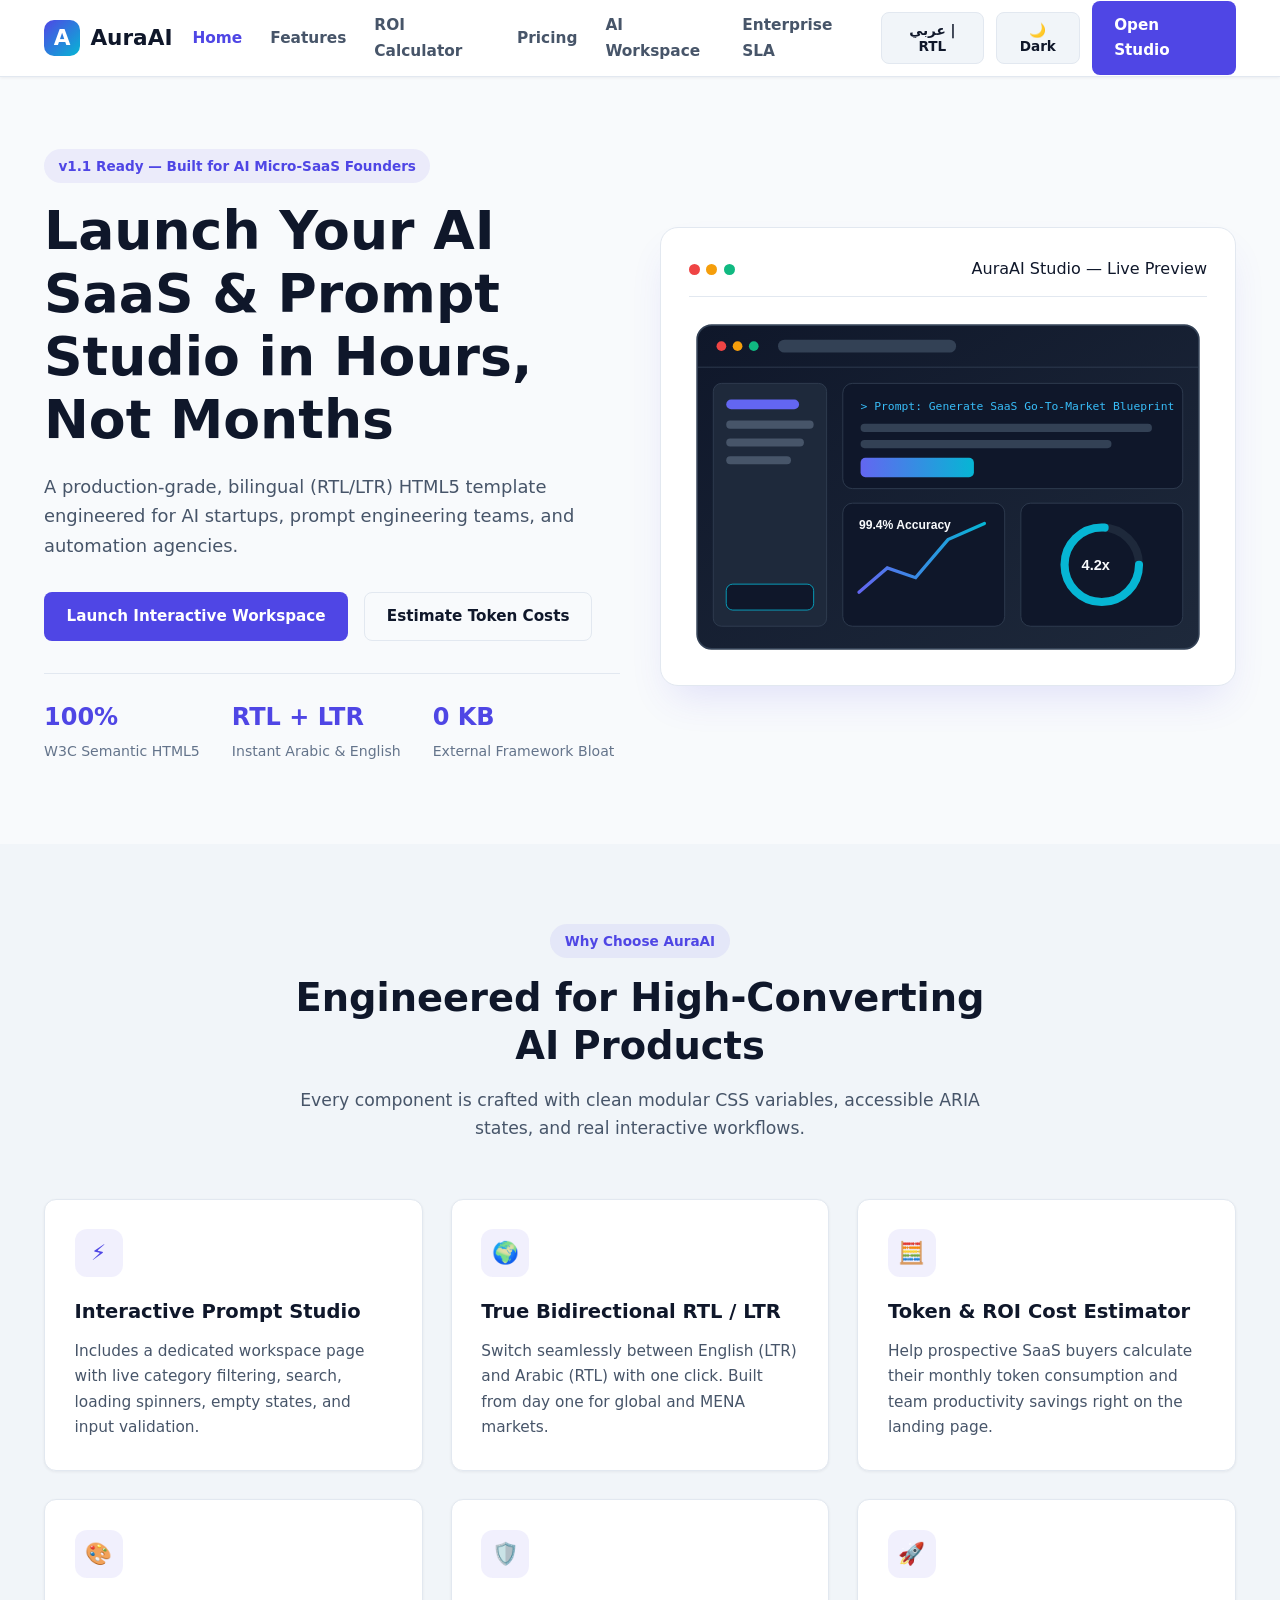
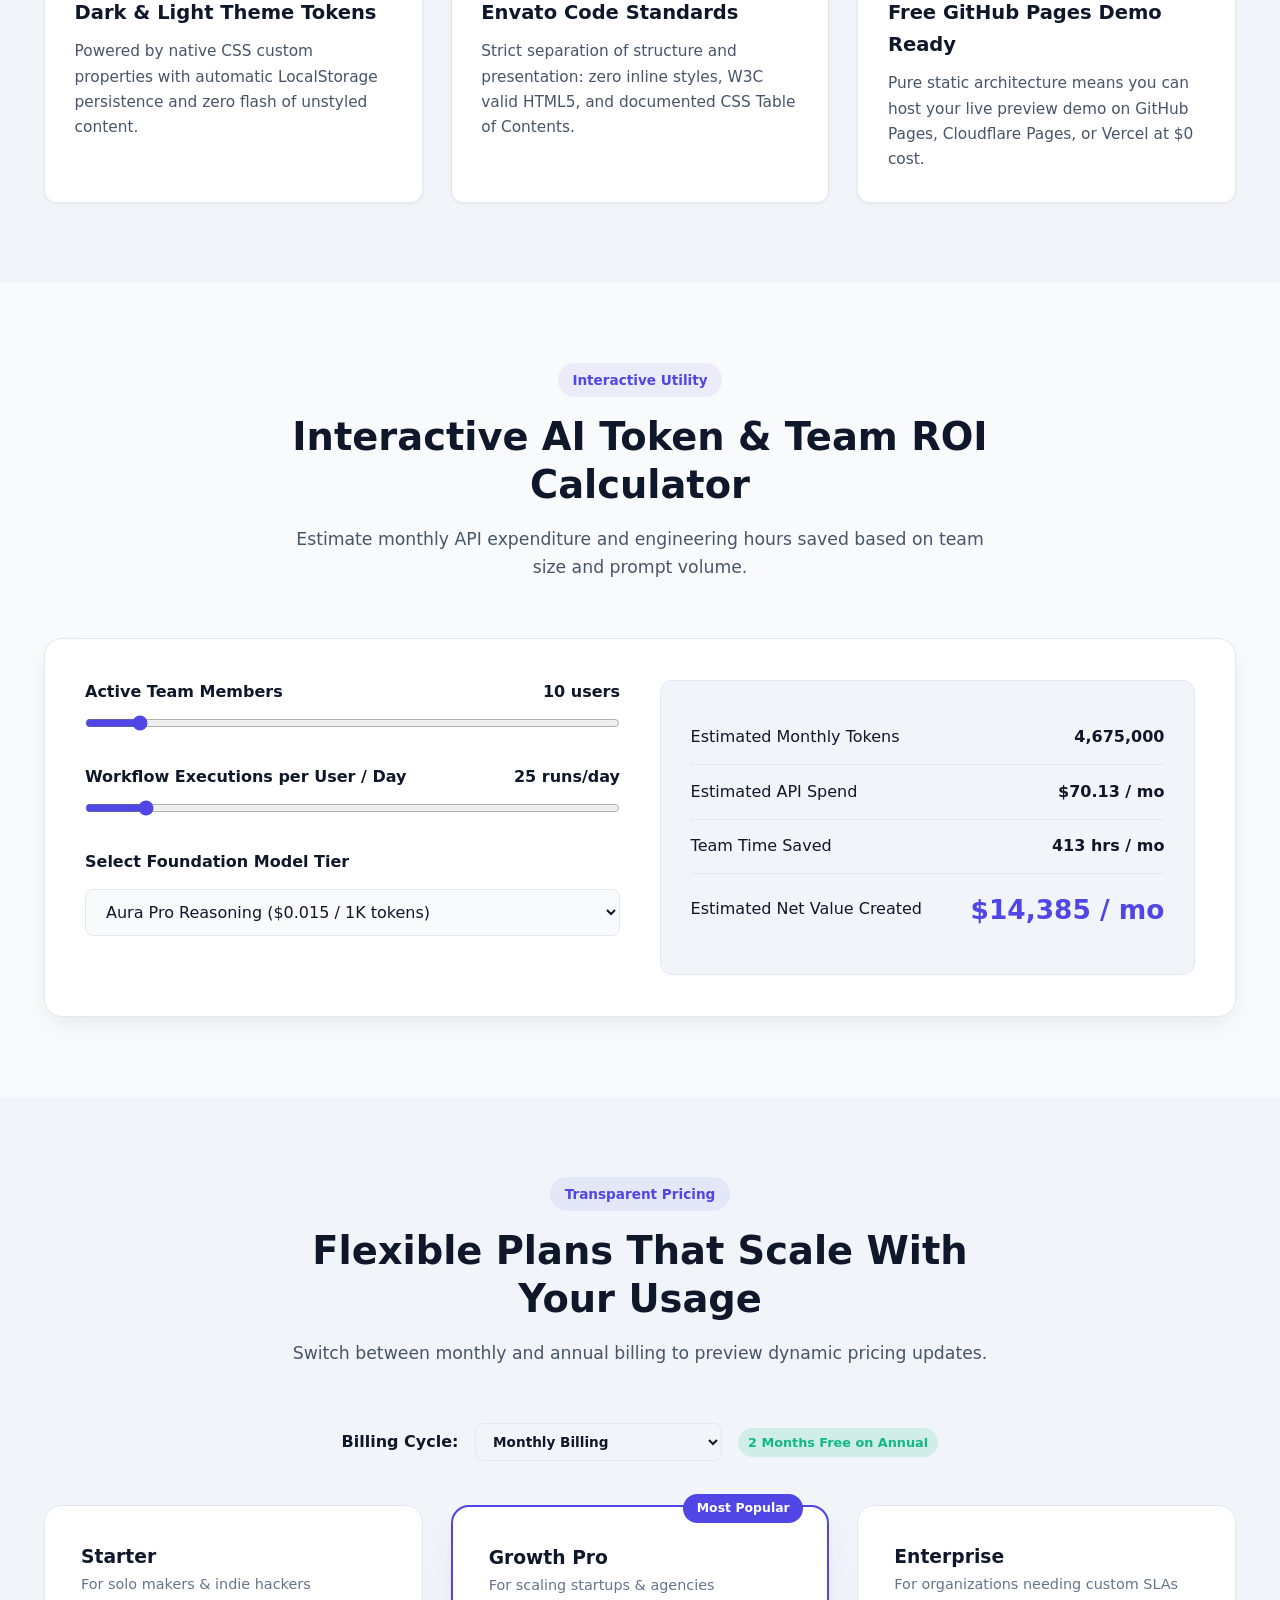
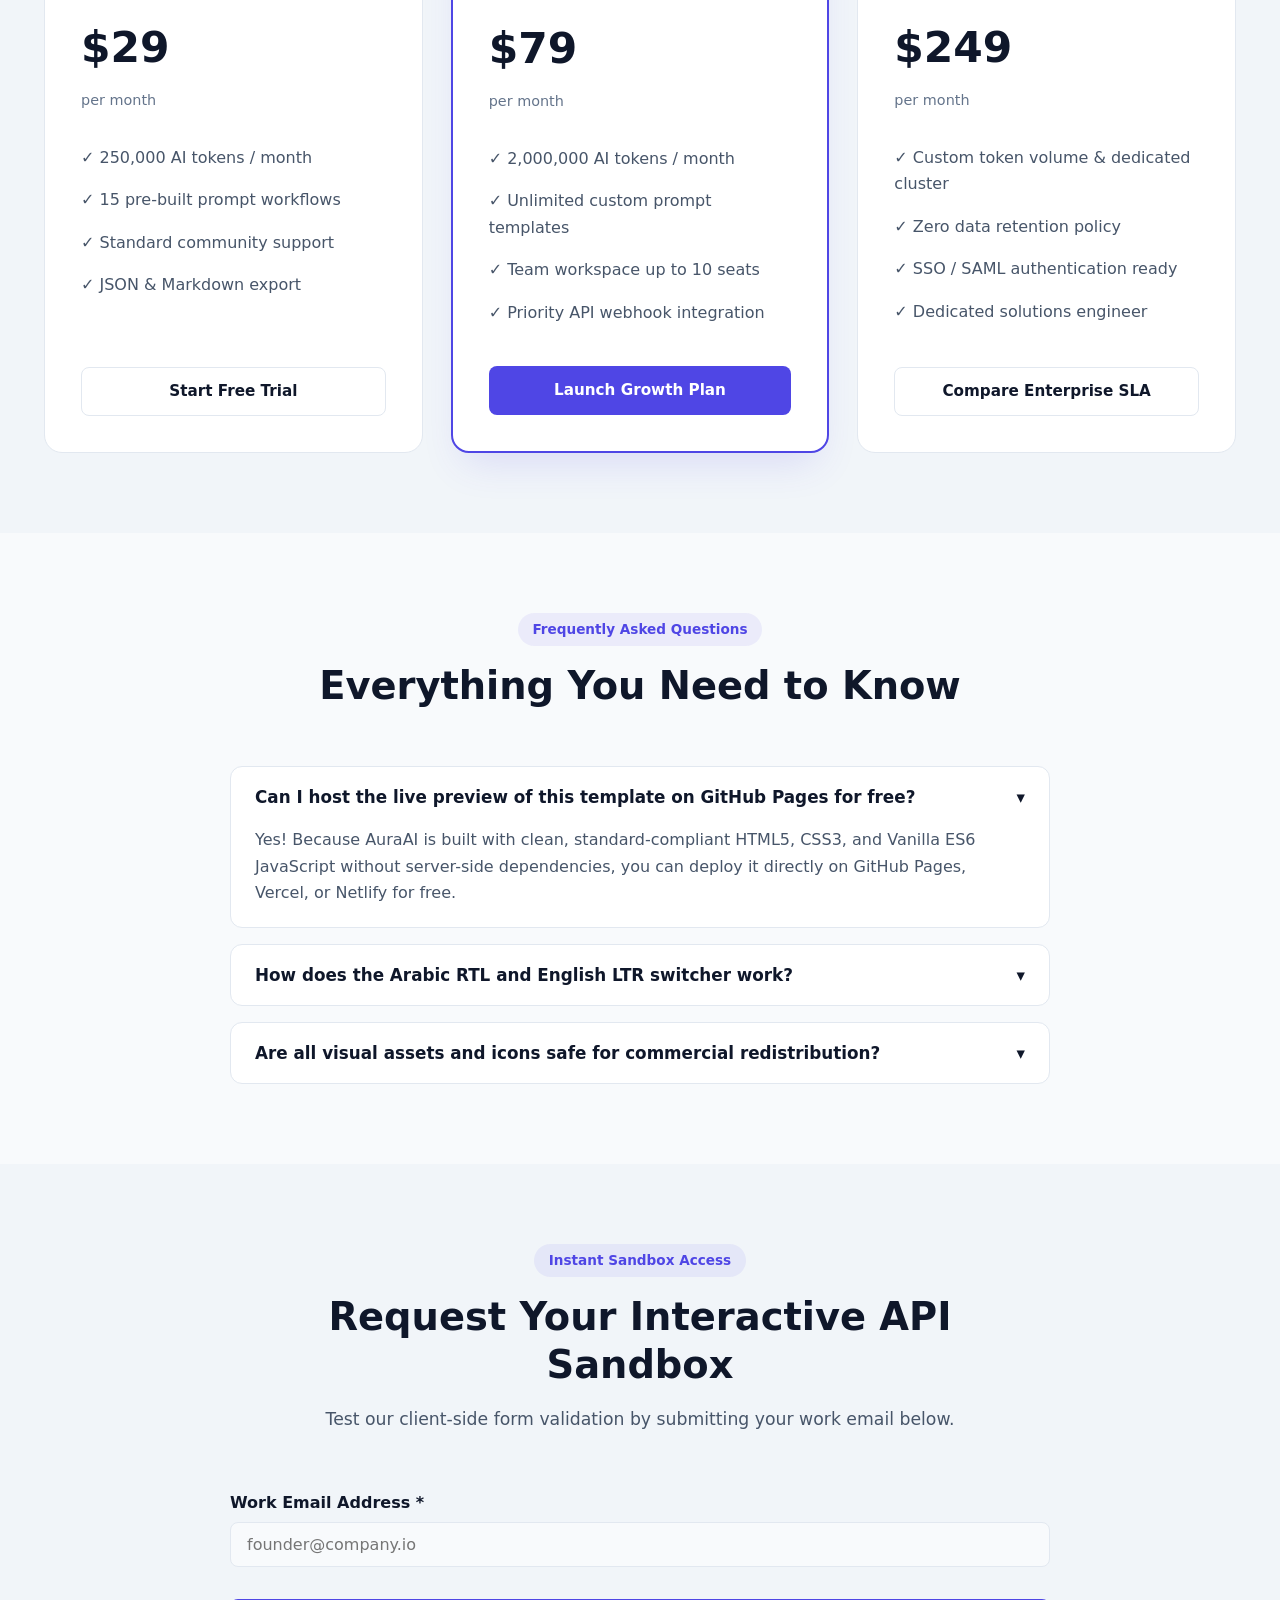
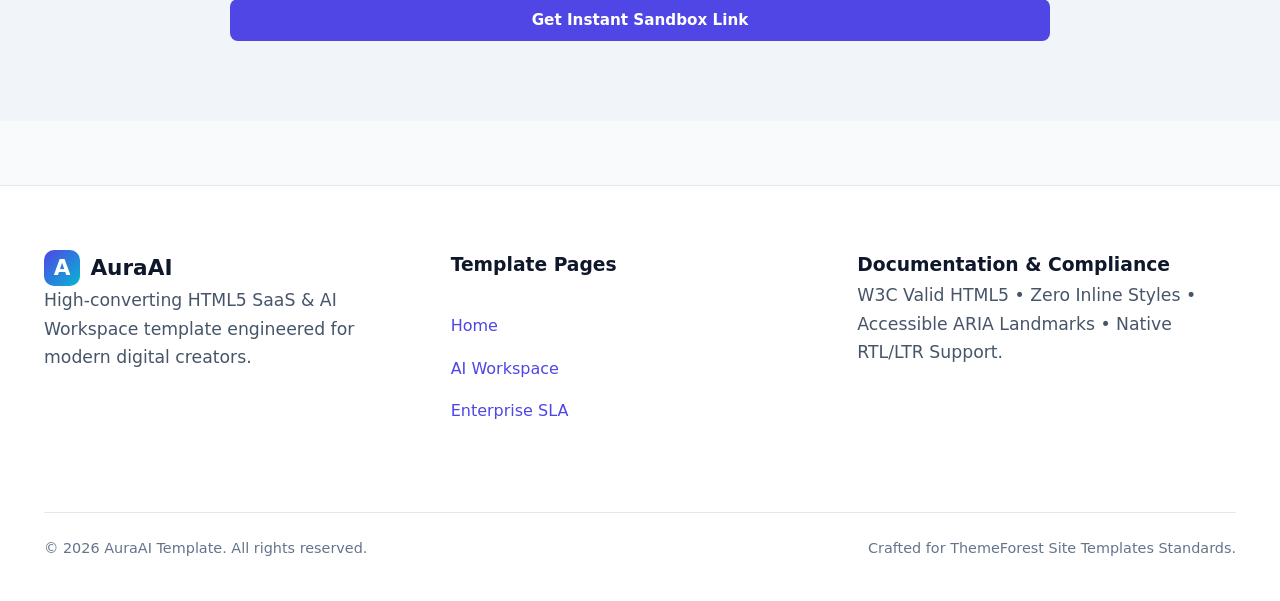
<file: index.html>
<!DOCTYPE html>
<html lang="en" dir="ltr" data-theme="light">
<head>
  <meta charset="UTF-8">
  <meta name="viewport" content="width=device-width, initial-scale=1.0">
  <meta name="description" content="AuraAI - Production-ready HTML5 SaaS Landing Page and Interactive Prompt Engineering Workspace Template with native RTL/LTR and Dark Mode.">
  <title>AuraAI — AI Micro-SaaS &amp; Prompt Studio HTML5 Template</title>
  <link rel="stylesheet" href="assets/css/style.css">
</head>
<body>
  <a href="#main-content" class="skip-link">Skip to main content</a>

  <!-- Header & Navigation -->
  <header class="site-header">
    <div class="container navbar">
      <a href="index.html" class="brand-logo" aria-label="AuraAI Home">
        <span class="brand-logo-mark">A</span>
        <span>AuraAI</span>
      </a>

      <button type="button" id="mobileMenuBtn" class="mobile-menu-toggle" aria-expanded="false" aria-controls="mainNavLinks" aria-label="Toggle navigation menu">
        ☰ Menu
      </button>

      <ul id="mainNavLinks" class="nav-links">
        <li><a href="index.html" class="active" data-i18n="nav_home">Home</a></li>
        <li><a href="#features" data-i18n="nav_features">Features</a></li>
        <li><a href="#calculator" data-i18n="nav_calculator">ROI Calculator</a></li>
        <li><a href="#pricing" data-i18n="nav_pricing">Pricing</a></li>
        <li><a href="workspace.html" data-i18n="nav_workspace">AI Workspace</a></li>
        <li><a href="pricing-comparison.html" data-i18n="nav_Enterprise">Enterprise SLA</a></li>
      </ul>

      <div class="nav-actions">
        <button type="button" id="langToggleBtn" class="btn-icon" aria-label="Switch Language RTL or LTR">عربي | RTL</button>
        <button type="button" id="themeToggleBtn" class="btn-icon" aria-label="Switch color theme">🌙 Dark</button>
        <a href="workspace.html" class="btn btn-primary" data-i18n="btn_launch">Open Studio</a>
      </div>
    </div>
  </header>

  <main id="main-content">
    <!-- Hero Section -->
    <section class="hero-section">
      <div class="container grid-2">
        <div>
          <span class="section-badge" data-i18n="hero_badge">v1.1 Ready — Built for AI Micro-SaaS Founders</span>
          <h1 class="hero-title" data-i18n="hero_title">Launch Your AI SaaS &amp; Prompt Studio in Hours, Not Months</h1>
          <p class="hero-description" data-i18n="hero_desc">
            A production-grade, bilingual (RTL/LTR) HTML5 template engineered for AI startups, prompt engineering teams, and automation agencies.
          </p>
          <div class="hero-cta-group">
            <a href="workspace.html" class="btn btn-primary" data-i18n="btn_try_workspace">Launch Interactive Workspace</a>
            <a href="#calculator" class="btn btn-outline" data-i18n="btn_calc_roi">Estimate Token Costs</a>
          </div>
          <div class="hero-metrics">
            <div class="metric-item">
              <strong>100%</strong>
              <span data-i18n="metric_1_sub">W3C Semantic HTML5</span>
            </div>
            <div class="metric-item">
              <strong>RTL + LTR</strong>
              <span data-i18n="metric_2_sub">Instant Arabic &amp; English</span>
            </div>
            <div class="metric-item">
              <strong>0 KB</strong>
              <span data-i18n="metric_3_sub">External Framework Bloat</span>
            </div>
          </div>
        </div>

        <div class="quick-demo-card">
          <div class="quick-demo-header">
            <div class="status-dot-group" aria-hidden="true">
              <span class="status-dot red"></span>
              <span class="status-dot amber"></span>
              <span class="status-dot green"></span>
            </div>
            <span data-i18n="demo_live_label">AuraAI Studio — Live Preview</span>
          </div>
          <img src="assets/images/hero-dashboard.svg" alt="AuraAI interactive analytics and prompt studio dashboard illustration" width="640" height="420">
        </div>
      </div>
    </section>

    <!-- Core Features Grid -->
    <section id="features" class="section section-alt">
      <div class="container">
        <div class="section-header">
          <span class="section-badge" data-i18n="feat_badge">Why Choose AuraAI</span>
          <h2 class="section-title" data-i18n="feat_title">Engineered for High-Converting AI Products</h2>
          <p class="section-subtitle" data-i18n="feat_subtitle">Every component is crafted with clean modular CSS variables, accessible ARIA states, and real interactive workflows.</p>
        </div>

        <div class="grid-3">
          <article class="feature-card">
            <div class="feature-icon" aria-hidden="true">⚡</div>
            <h3 data-i18n="feat_1_title">Interactive Prompt Studio</h3>
            <p data-i18n="feat_1_desc">Includes a dedicated workspace page with live category filtering, search, loading spinners, empty states, and input validation.</p>
          </article>

          <article class="feature-card">
            <div class="feature-icon" aria-hidden="true">🌍</div>
            <h3 data-i18n="feat_2_title">True Bidirectional RTL / LTR</h3>
            <p data-i18n="feat_2_desc">Switch seamlessly between English (LTR) and Arabic (RTL) with one click. Built from day one for global and MENA markets.</p>
          </article>

          <article class="feature-card">
            <div class="feature-icon" aria-hidden="true">🧮</div>
            <h3 data-i18n="feat_3_title">Token &amp; ROI Cost Estimator</h3>
            <p data-i18n="feat_3_desc">Help prospective SaaS buyers calculate their monthly token consumption and team productivity savings right on the landing page.</p>
          </article>

          <article class="feature-card">
            <div class="feature-icon" aria-hidden="true">🎨</div>
            <h3 data-i18n="feat_4_title">Dark &amp; Light Theme Tokens</h3>
            <p data-i18n="feat_4_desc">Powered by native CSS custom properties with automatic LocalStorage persistence and zero flash of unstyled content.</p>
          </article>

          <article class="feature-card">
            <div class="feature-icon" aria-hidden="true">🛡️</div>
            <h3 data-i18n="feat_5_title">Envato Code Standards</h3>
            <p data-i18n="feat_5_desc">Strict separation of structure and presentation: zero inline styles, W3C valid HTML5, and documented CSS Table of Contents.</p>
          </article>

          <article class="feature-card">
            <div class="feature-icon" aria-hidden="true">🚀</div>
            <h3 data-i18n="feat_6_title">Free GitHub Pages Demo Ready</h3>
            <p data-i18n="feat_6_desc">Pure static architecture means you can host your live preview demo on GitHub Pages, Cloudflare Pages, or Vercel at $0 cost.</p>
          </article>
        </div>
      </div>
    </section>

    <!-- Interactive AI Token & ROI Calculator -->
    <section id="calculator" class="section">
      <div class="container">
        <div class="section-header">
          <span class="section-badge" data-i18n="calc_badge">Interactive Utility</span>
          <h2 class="section-title" data-i18n="calc_title">Interactive AI Token &amp; Team ROI Calculator</h2>
          <p class="section-subtitle" data-i18n="calc_subtitle">Estimate monthly API expenditure and engineering hours saved based on team size and prompt volume.</p>
        </div>

        <div class="calculator-wrapper grid-2">
          <div>
            <div class="calc-control-group">
              <label for="calcTeamSize">
                <span data-i18n="calc_team_label">Active Team Members</span>
                <span id="teamSizeVal">10 users</span>
              </label>
              <input type="range" id="calcTeamSize" class="range-slider" min="1" max="100" value="10">
            </div>

            <div class="calc-control-group">
              <label for="calcPromptsPerDay">
                <span data-i18n="calc_runs_label">Workflow Executions per User / Day</span>
                <span id="promptsDayVal">25 runs/day</span>
              </label>
              <input type="range" id="calcPromptsPerDay" class="range-slider" min="5" max="200" step="5" value="25">
            </div>

            <div class="calc-control-group">
              <label for="calcModelSelect" data-i18n="calc_model_label">Select Foundation Model Tier</label>
              <select id="calcModelSelect" class="form-control">
                <option value="0.005">Aura Fast Tier ($0.005 / 1K tokens)</option>
                <option value="0.015" selected>Aura Pro Reasoning ($0.015 / 1K tokens)</option>
                <option value="0.030">Aura Enterprise Dedicated ($0.030 / 1K tokens)</option>
              </select>
            </div>
          </div>

          <div class="calc-results-box" aria-live="polite">
            <div class="calc-result-row">
              <span data-i18n="calc_res_tokens">Estimated Monthly Tokens</span>
              <strong id="resMonthlyTokens">4,675,000</strong>
            </div>
            <div class="calc-result-row">
              <span data-i18n="calc_res_spend">Estimated API Spend</span>
              <strong id="resApiCost">$70.13 / mo</strong>
            </div>
            <div class="calc-result-row">
              <span data-i18n="calc_res_hours">Team Time Saved</span>
              <strong id="resHoursSaved">413 hrs / mo</strong>
            </div>
            <div class="calc-result-row">
              <span data-i18n="calc_res_roi">Estimated Net Value Created</span>
              <strong id="resNetRoi" class="calc-highlight-number">$14,385 / mo</strong>
            </div>
          </div>
        </div>
      </div>
    </section>

    <!-- Pricing Section -->
    <section id="pricing" class="section section-alt">
      <div class="container">
        <div class="section-header">
          <span class="section-badge" data-i18n="price_badge">Transparent Pricing</span>
          <h2 class="section-title" data-i18n="price_title">Flexible Plans That Scale With Your Usage</h2>
          <p class="section-subtitle" data-i18n="price_subtitle">Switch between monthly and annual billing to preview dynamic pricing updates.</p>
        </div>

        <div class="billing-toggle-bar">
          <label for="billingCycleSelect"><strong data-i18n="billing_label">Billing Cycle:</strong></label>
          <select id="billingCycleSelect" class="btn-icon" aria-label="Select billing cycle">
            <option value="monthly">Monthly Billing</option>
            <option value="annual">Annual Billing (Save 20%)</option>
          </select>
          <span class="discount-pill" data-i18n="discount_badge">2 Months Free on Annual</span>
        </div>

        <div class="grid-3">
          <article class="pricing-card">
            <div>
              <h3 data-i18n="plan_starter_name">Starter</h3>
              <p class="price-period" data-i18n="plan_starter_desc">For solo makers &amp; indie hackers</p>
              <div class="price-amount" data-monthly-price="29" data-annual-price="23">$29</div>
              <span class="price-period" data-i18n="per_month">per month</span>
              <ul class="pricing-features">
                <li>✓ 250,000 AI tokens / month</li>
                <li>✓ 15 pre-built prompt workflows</li>
                <li>✓ Standard community support</li>
                <li>✓ JSON &amp; Markdown export</li>
              </ul>
            </div>
            <a href="workspace.html" class="btn btn-outline" data-i18n="btn_start_trial">Start Free Trial</a>
          </article>

          <article class="pricing-card popular">
            <span class="popular-ribbon" data-i18n="plan_pro_ribbon">Most Popular</span>
            <div>
              <h3 data-i18n="plan_pro_name">Growth Pro</h3>
              <p class="price-period" data-i18n="plan_pro_desc">For scaling startups &amp; agencies</p>
              <div class="price-amount" data-monthly-price="79" data-annual-price="63">$79</div>
              <span class="price-period" data-i18n="per_month">per month</span>
              <ul class="pricing-features">
                <li>✓ 2,000,000 AI tokens / month</li>
                <li>✓ Unlimited custom prompt templates</li>
                <li>✓ Team workspace up to 10 seats</li>
                <li>✓ Priority API webhook integration</li>
              </ul>
            </div>
            <a href="workspace.html" class="btn btn-primary" data-i18n="btn_launch_pro">Launch Growth Plan</a>
          </article>

          <article class="pricing-card">
            <div>
              <h3 data-i18n="plan_ent_name">Enterprise</h3>
              <p class="price-period" data-i18n="plan_ent_desc">For organizations needing custom SLAs</p>
              <div class="price-amount" data-monthly-price="249" data-annual-price="199">$249</div>
              <span class="price-period" data-i18n="per_month">per month</span>
              <ul class="pricing-features">
                <li>✓ Custom token volume &amp; dedicated cluster</li>
                <li>✓ Zero data retention policy</li>
                <li>✓ SSO / SAML authentication ready</li>
                <li>✓ Dedicated solutions engineer</li>
              </ul>
            </div>
            <a href="pricing-comparison.html" class="btn btn-outline" data-i18n="btn_compare_sla">Compare Enterprise SLA</a>
          </article>
        </div>
      </div>
    </section>

    <!-- FAQ Section -->
    <section id="faq" class="section">
      <div class="container">
        <div class="section-header">
          <span class="section-badge" data-i18n="faq_badge">Frequently Asked Questions</span>
          <h2 class="section-title" data-i18n="faq_title">Everything You Need to Know</h2>
        </div>

        <div class="faq-list">
          <div class="faq-item open">
            <button type="button" class="faq-trigger" aria-expanded="true">
              <span data-i18n="faq_q1">Can I host the live preview of this template on GitHub Pages for free?</span>
              <span>▾</span>
            </button>
            <div class="faq-content">
              <p data-i18n="faq_a1">Yes! Because AuraAI is built with clean, standard-compliant HTML5, CSS3, and Vanilla ES6 JavaScript without server-side dependencies, you can deploy it directly on GitHub Pages, Vercel, or Netlify for free.</p>
            </div>
          </div>

          <div class="faq-item">
            <button type="button" class="faq-trigger" aria-expanded="false">
              <span data-i18n="faq_q2">How does the Arabic RTL and English LTR switcher work?</span>
              <span>▾</span>
            </button>
            <div class="faq-content">
              <p data-i18n="faq_a2">Clicking the language button updates the document dir and lang attributes dynamically, translates tagged interface strings, and saves the user preference in LocalStorage.</p>
            </div>
          </div>

          <div class="faq-item">
            <button type="button" class="faq-trigger" aria-expanded="false">
              <span data-i18n="faq_q3">Are all visual assets and icons safe for commercial redistribution?</span>
              <span>▾</span>
            </button>
            <div class="faq-content">
              <p data-i18n="faq_a3">Absolutely. All SVG graphics and UI icons included in the package are 100% custom-authored specifically for this template, requiring no external attribution or paid stock licenses.</p>
            </div>
          </div>
        </div>
      </div>
    </section>

    <!-- Lead Capture & Sandbox CTA -->
    <section class="section section-alt">
      <div class="container">
        <div class="section-header">
          <span class="section-badge" data-i18n="lead_badge">Instant Sandbox Access</span>
          <h2 class="section-title" data-i18n="lead_title">Request Your Interactive API Sandbox</h2>
          <p class="section-subtitle" data-i18n="lead_subtitle">Test our client-side form validation by submitting your work email below.</p>
        </div>

        <form id="leadCaptureForm" class="faq-list" novalidate>
          <div>
            <label for="leadEmailInput"><strong data-i18n="lead_email_label">Work Email Address *</strong></label>
            <input type="email" id="leadEmailInput" class="form-control" placeholder="founder@company.io" required>
          </div>
          <button type="submit" class="btn btn-primary" data-i18n="lead_btn">Get Instant Sandbox Link</button>
          <div id="leadFormFeedback" class="ui-state-box hidden" role="status" aria-live="polite"></div>
        </form>
      </div>
    </section>
  </main>

  <!-- Footer -->
  <footer class="site-footer">
    <div class="container">
      <div class="grid-3">
        <div>
          <a href="index.html" class="brand-logo">
            <span class="brand-logo-mark">A</span>
            <span>AuraAI</span>
          </a>
          <p class="section-subtitle">High-converting HTML5 SaaS &amp; AI Workspace template engineered for modern digital creators.</p>
        </div>
        <div>
          <h3>Template Pages</h3>
          <ul class="pricing-features">
            <li><a href="index.html" data-i18n="nav_home">Home</a></li>
            <li><a href="workspace.html" data-i18n="nav_workspace">AI Workspace</a></li>
            <li><a href="pricing-comparison.html" data-i18n="nav_Enterprise">Enterprise SLA</a></li>
          </ul>
        </div>
        <div>
          <h3>Documentation &amp; Compliance</h3>
          <p class="section-subtitle">W3C Valid HTML5 • Zero Inline Styles • Accessible ARIA Landmarks • Native RTL/LTR Support.</p>
        </div>
      </div>

      <div class="footer-bottom">
        <span>&copy; 2026 AuraAI Template. All rights reserved.</span>
        <span>Crafted for ThemeForest Site Templates Standards.</span>
      </div>
    </div>
  </footer>

  <script src="assets/js/app.js"></script>
</body>
</html>
</file>
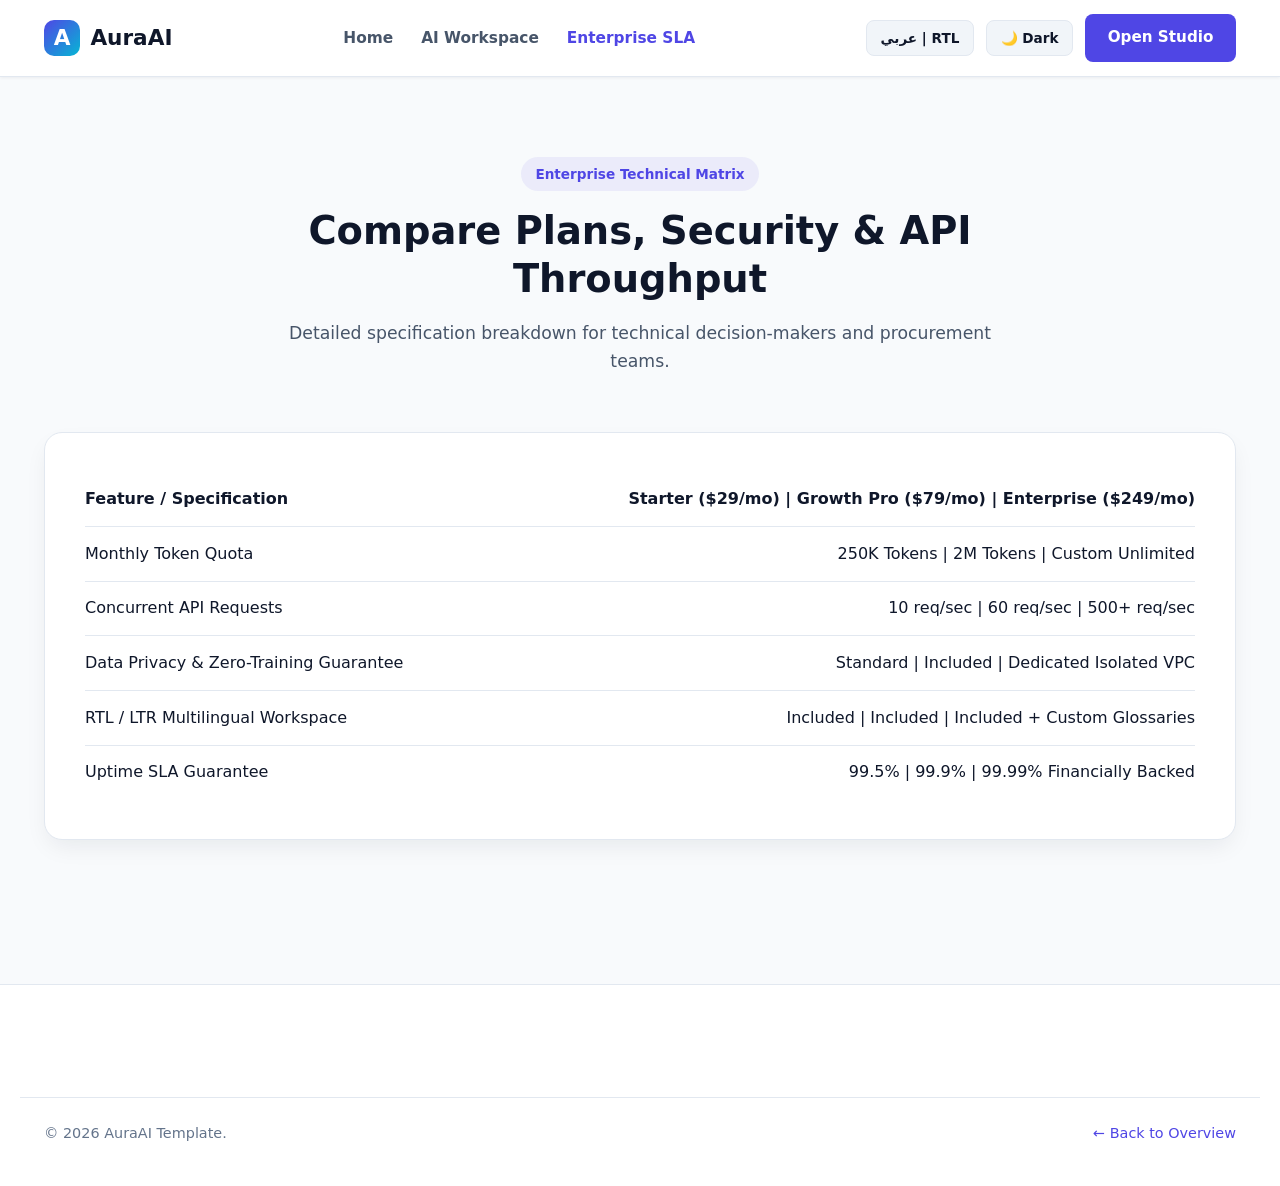
<file: pricing-comparison.html>
<!DOCTYPE html>
<html lang="en" dir="ltr" data-theme="light">
<head>
  <meta charset="UTF-8">
  <meta name="viewport" content="width=device-width, initial-scale=1.0">
  <meta name="description" content="AuraAI Enterprise Architecture, SLA Comparison Matrix, and Security Compliance.">
  <title>Enterprise SLA &amp; Architecture Comparison — AuraAI Template</title>
  <link rel="stylesheet" href="assets/css/style.css">
</head>
<body>
  <a href="#comparison-main" class="skip-link">Skip to comparison matrix</a>

  <header class="site-header">
    <div class="container navbar">
      <a href="index.html" class="brand-logo" aria-label="AuraAI Home">
        <span class="brand-logo-mark">A</span>
        <span>AuraAI</span>
      </a>

      <button type="button" id="mobileMenuBtn" class="mobile-menu-toggle" aria-expanded="false" aria-controls="mainNavLinks" aria-label="Toggle navigation menu">
        ☰ Menu
      </button>

      <ul id="mainNavLinks" class="nav-links">
        <li><a href="index.html" data-i18n="nav_home">Home</a></li>
        <li><a href="workspace.html" data-i18n="nav_workspace">AI Workspace</a></li>
        <li><a href="pricing-comparison.html" class="active" data-i18n="nav_Enterprise">Enterprise SLA</a></li>
      </ul>

      <div class="nav-actions">
        <button type="button" id="langToggleBtn" class="btn-icon" aria-label="Switch Language RTL or LTR">عربي | RTL</button>
        <button type="button" id="themeToggleBtn" class="btn-icon" aria-label="Switch color theme">🌙 Dark</button>
        <a href="workspace.html" class="btn btn-primary" data-i18n="btn_launch">Open Studio</a>
      </div>
    </div>
  </header>

  <main id="comparison-main" class="section">
    <div class="container">
      <div class="section-header">
        <span class="section-badge" data-i18n="sla_badge">Enterprise Technical Matrix</span>
        <h1 class="section-title" data-i18n="sla_title">Compare Plans, Security &amp; API Throughput</h1>
        <p class="section-subtitle" data-i18n="sla_subtitle">Detailed specification breakdown for technical decision-makers and procurement teams.</p>
      </div>

      <div class="calculator-wrapper">
        <div class="calc-result-row">
          <strong>Feature / Specification</strong>
          <strong>Starter ($29/mo) | Growth Pro ($79/mo) | Enterprise ($249/mo)</strong>
        </div>
        <div class="calc-result-row">
          <span>Monthly Token Quota</span>
          <span>250K Tokens | 2M Tokens | Custom Unlimited</span>
        </div>
        <div class="calc-result-row">
          <span>Concurrent API Requests</span>
          <span>10 req/sec | 60 req/sec | 500+ req/sec</span>
        </div>
        <div class="calc-result-row">
          <span>Data Privacy &amp; Zero-Training Guarantee</span>
          <span>Standard | Included | Dedicated Isolated VPC</span>
        </div>
        <div class="calc-result-row">
          <span>RTL / LTR Multilingual Workspace</span>
          <span>Included | Included | Included + Custom Glossaries</span>
        </div>
        <div class="calc-result-row">
          <span>Uptime SLA Guarantee</span>
          <span>99.5% | 99.9% | 99.99% Financially Backed</span>
        </div>
      </div>
    </div>
  </main>

  <footer class="site-footer">
    <div class="container footer-bottom">
      <span>&copy; 2026 AuraAI Template.</span>
      <a href="index.html">← Back to Overview</a>
    </div>
  </footer>

  <script src="assets/js/app.js"></script>
</body>
</html>
</file>
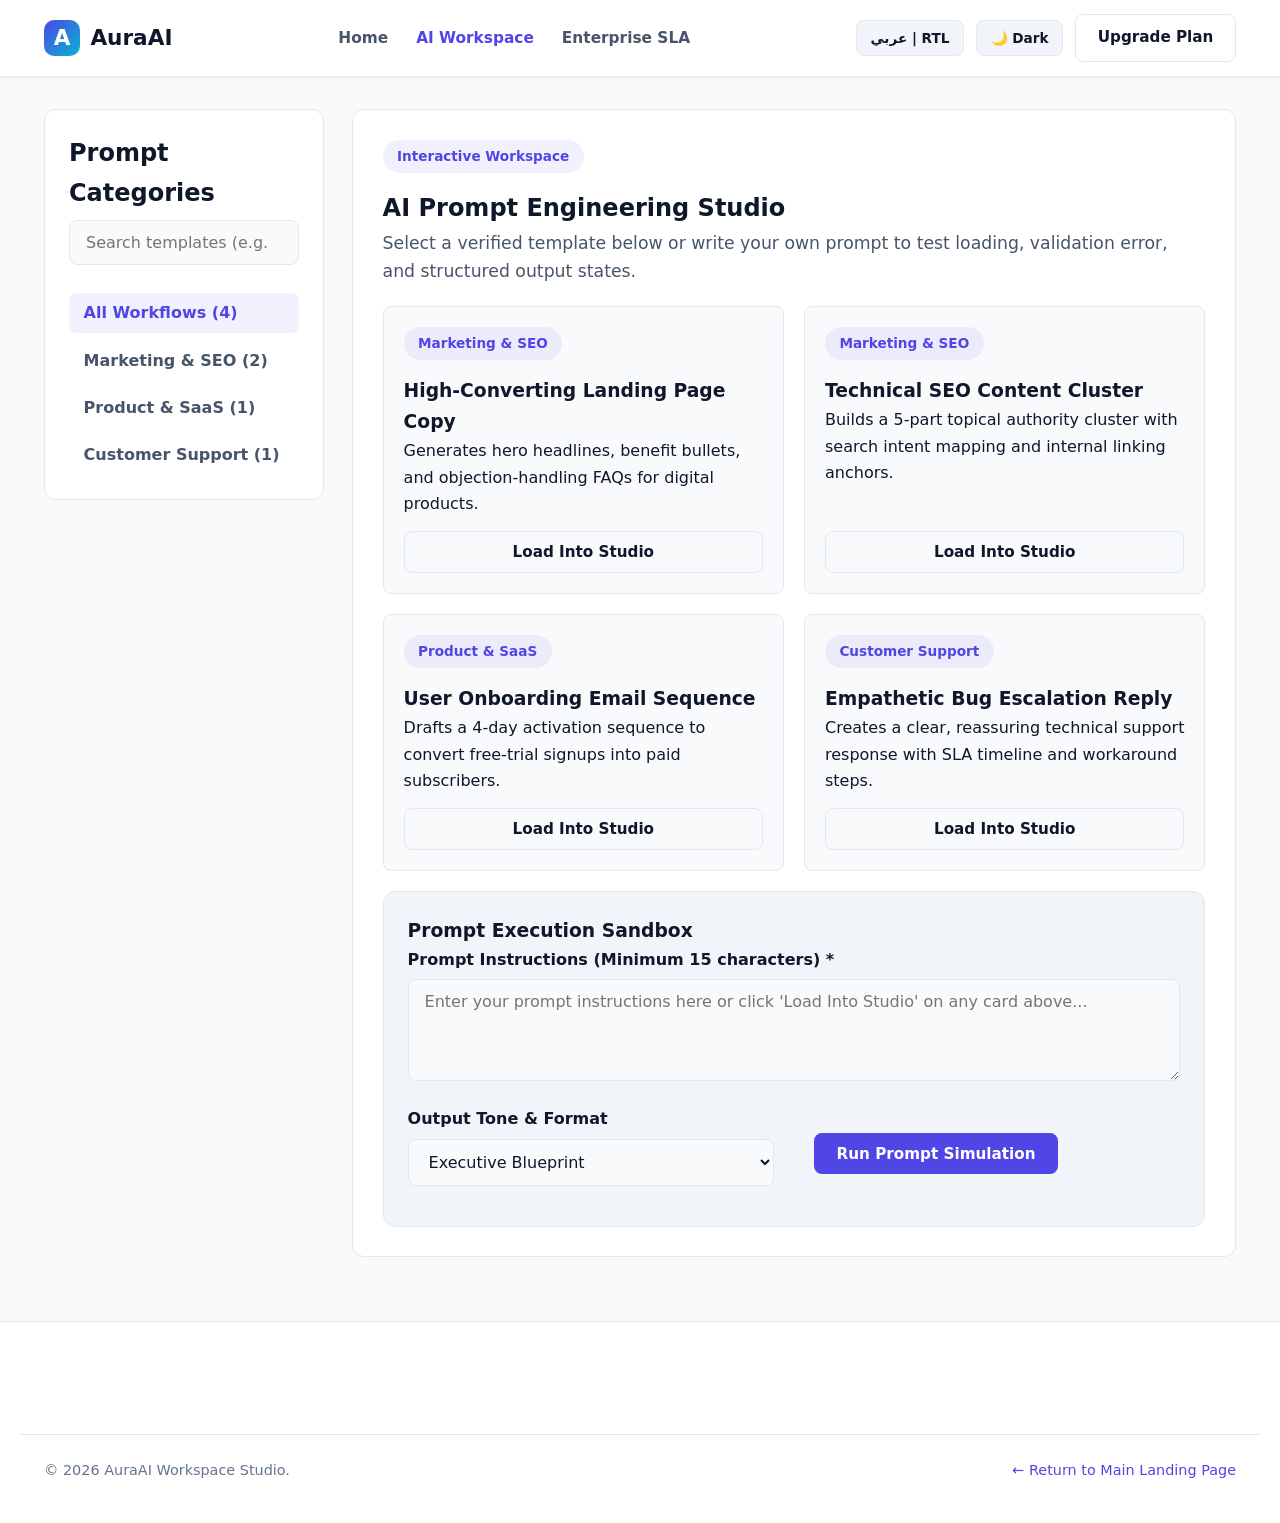
<file: workspace.html>
<!DOCTYPE html>
<html lang="en" dir="ltr" data-theme="light">
<head>
  <meta charset="UTF-8">
  <meta name="viewport" content="width=device-width, initial-scale=1.0">
  <meta name="description" content="AuraAI Interactive Prompt Engineering Studio and Workspace Dashboard.">
  <title>AI Prompt Studio &amp; Workspace — AuraAI Template</title>
  <link rel="stylesheet" href="assets/css/style.css">
</head>
<body>
  <a href="#workspace-main" class="skip-link">Skip to workspace</a>

  <header class="site-header">
    <div class="container navbar">
      <a href="index.html" class="brand-logo" aria-label="AuraAI Home">
        <span class="brand-logo-mark">A</span>
        <span>AuraAI</span>
      </a>

      <button type="button" id="mobileMenuBtn" class="mobile-menu-toggle" aria-expanded="false" aria-controls="mainNavLinks" aria-label="Toggle navigation menu">
        ☰ Menu
      </button>

      <ul id="mainNavLinks" class="nav-links">
        <li><a href="index.html" data-i18n="nav_home">Home</a></li>
        <li><a href="workspace.html" class="active" data-i18n="nav_workspace">AI Workspace</a></li>
        <li><a href="pricing-comparison.html" data-i18n="nav_Enterprise">Enterprise SLA</a></li>
      </ul>

      <div class="nav-actions">
        <button type="button" id="langToggleBtn" class="btn-icon" aria-label="Switch Language RTL or LTR">عربي | RTL</button>
        <button type="button" id="themeToggleBtn" class="btn-icon" aria-label="Switch color theme">🌙 Dark</button>
        <a href="index.html#pricing" class="btn btn-outline" data-i18n="btn_upgrade">Upgrade Plan</a>
      </div>
    </div>
  </header>

  <main id="workspace-main" class="container">
    <div class="workspace-layout">
      <!-- Sidebar Filter & Navigation -->
      <aside class="workspace-sidebar" aria-label="Prompt Library Filters">
        <h2 data-i18n="ws_sidebar_title">Prompt Categories</h2>
        <label for="promptSearchInput" class="sr-only">Search Prompt Templates</label>
        <input type="search" id="promptSearchInput" class="form-control" placeholder="Search templates (e.g. SEO)...">

        <ul class="category-filter-list">
          <li><button type="button" class="filter-btn active" data-category="all" data-i18n="ws_cat_all">All Workflows (4)</button></li>
          <li><button type="button" class="filter-btn" data-category="marketing" data-i18n="ws_cat_mkt">Marketing &amp; SEO (2)</button></li>
          <li><button type="button" class="filter-btn" data-category="product" data-i18n="ws_cat_prod">Product &amp; SaaS (1)</button></li>
          <li><button type="button" class="filter-btn" data-category="support" data-i18n="ws_cat_sup">Customer Support (1)</button></li>
        </ul>
      </aside>

      <!-- Main Studio Area -->
      <section class="workspace-main">
        <span class="section-badge" data-i18n="ws_badge">Interactive Workspace</span>
        <h1 data-i18n="ws_title">AI Prompt Engineering Studio</h1>
        <p class="section-subtitle" data-i18n="ws_subtitle">Select a verified template below or write your own prompt to test loading, validation error, and structured output states.</p>

        <!-- Prompt Library Cards -->
        <div class="prompt-card-grid">
          <article class="prompt-template-card" data-category="marketing">
            <div>
              <span class="section-badge">Marketing &amp; SEO</span>
              <h3>High-Converting Landing Page Copy</h3>
              <p>Generates hero headlines, benefit bullets, and objection-handling FAQs for digital products.</p>
            </div>
            <button type="button" class="btn btn-outline use-template-btn" data-i18n="ws_btn_load" data-prompt="Create a conversion-focused landing page blueprint for a B2B AI workflow automation tool targeting e-commerce founders.">Load Into Studio</button>
          </article>

          <article class="prompt-template-card" data-category="marketing">
            <div>
              <span class="section-badge">Marketing &amp; SEO</span>
              <h3>Technical SEO Content Cluster</h3>
              <p>Builds a 5-part topical authority cluster with search intent mapping and internal linking anchors.</p>
            </div>
            <button type="button" class="btn btn-outline use-template-btn" data-i18n="ws_btn_load" data-prompt="Generate a technical SEO content cluster and keyword matrix for a cloud cybersecurity platform.">Load Into Studio</button>
          </article>

          <article class="prompt-template-card" data-category="product">
            <div>
              <span class="section-badge">Product &amp; SaaS</span>
              <h3>User Onboarding Email Sequence</h3>
              <p>Drafts a 4-day activation sequence to convert free-trial signups into paid subscribers.</p>
            </div>
            <button type="button" class="btn btn-outline use-template-btn" data-i18n="ws_btn_load" data-prompt="Write a 4-part onboarding email sequence for new trial users of our analytics dashboard.">Load Into Studio</button>
          </article>

          <article class="prompt-template-card" data-category="support">
            <div>
              <span class="section-badge">Customer Support</span>
              <h3>Empathetic Bug Escalation Reply</h3>
              <p>Creates a clear, reassuring technical support response with SLA timeline and workaround steps.</p>
            </div>
            <button type="button" class="btn btn-outline use-template-btn" data-i18n="ws_btn_load" data-prompt="Draft a professional customer support response acknowledging an API rate-limit issue and providing a temporary workaround.">Load Into Studio</button>
          </article>
        </div>

        <!-- Empty State (Shown when search filter matches 0 items) -->
        <div id="workspaceEmptyState" class="ui-state-box hidden" role="status" aria-live="polite">
          <h3>No Matching Prompt Templates Found</h3>
          <p>We could not find any templates matching your search criteria. Try clearing the search box or switching to "All Workflows".</p>
        </div>

        <!-- Prompt Execution Form -->
        <form id="studioGeneratorForm" class="ui-state-box" novalidate>
          <h3 data-i18n="ws_sandbox_title">Prompt Execution Sandbox</h3>
          <div>
            <label for="studioPromptInput"><strong data-i18n="ws_prompt_label">Prompt Instructions (Minimum 15 characters) *</strong></label>
            <textarea id="studioPromptInput" class="form-control" rows="4" placeholder="Enter your prompt instructions here or click 'Load Into Studio' on any card above..." required></textarea>
          </div>

          <div class="grid-2">
            <div>
              <label for="studioToneSelect"><strong data-i18n="ws_tone_label">Output Tone &amp; Format</strong></label>
              <select id="studioToneSelect" class="form-control">
                <option value="executive">Executive Blueprint</option>
                <option value="technical">Technical Specification</option>
                <option value="persuasive">Persuasive Conversion Copy</option>
              </select>
            </div>
            <div>
              <button type="submit" class="btn btn-primary" data-i18n="ws_run_btn">Run Prompt Simulation</button>
            </div>
          </div>

          <!-- UI State 1: Loading State -->
          <div id="studioLoadingState" class="ui-state-box hidden" role="status" aria-live="polite">
            <strong>⏳ Processing Prompt...</strong> Synthesizing structured response and calculating token metrics.
          </div>

          <!-- UI State 2: Error / Validation State -->
          <div id="studioErrorState" class="ui-state-box ui-state-error hidden" role="alert" aria-live="assertive"></div>

          <!-- UI State 3: Populated Output State -->
          <div id="studioOutputState" class="ui-state-box ui-state-success hidden" role="region" aria-label="Generated AI Output">
            <strong>✅ Generation Complete</strong>
            <pre id="studioGeneratedOutput" class="code-output-pre"></pre>
          </div>
        </form>
      </section>
    </div>
  </main>

  <footer class="site-footer">
    <div class="container footer-bottom">
      <span>&copy; 2026 AuraAI Workspace Studio.</span>
      <a href="index.html">← Return to Main Landing Page</a>
    </div>
  </footer>

  <script src="assets/js/app.js"></script>
</body>
</html>
</file>
<file: assets/css/style.css>
/*==============================================================================
  Template Name: AuraAI - AI Micro-SaaS & Prompt Workspace HTML5 Template
  Author:        Ilyas Digital Studio
  Version:       1.1.0
  License:       ThemeForest Regular / Extended License

  TABLE OF CONTENTS:
  1.0 - CSS Custom Properties & Theme Tokens (Light & Dark Modes)
  2.0 - Reset, Base Typography & Accessibility Utilities
  3.0 - Layout Grid, Containers & RTL/LTR Directional Rules
  4.0 - Header, Navigation Bar & Language/Theme Switchers
  5.0 - Hero Section & Interactive Live Prompt Demo Box
  6.0 - Feature Cards, Badges & Workflow Steps
  7.0 - Interactive AI Token & ROI Cost Calculator
  8.0 - Pricing Tables & Billing Toggle Switch
  9.0 - Workspace Dashboard (Sidebar, Prompt Library, States)
  10.0 - FAQ Accordion, Testimonials & Contact Form
  11.0 - Footer & Copyright Bar
  12.0 - Responsive Media Queries (Tablet & Mobile Breakpoints)
==============================================================================*/

/*--------------------------------------------------------------
  1.0 - CSS Custom Properties & Theme Tokens
--------------------------------------------------------------*/
:root {
  --bg-primary: #f8fafc;
  --bg-surface: #ffffff;
  --bg-elevated: #f1f5f9;
  --text-primary: #0f172a;
  --text-secondary: #475569;
  --text-muted: #64748b;
  --border-color: #e2e8f0;
  --brand-primary: #4f46e5;
  --brand-primary-hover: #4338ca;
  --brand-secondary: #06b6d4;
  --brand-accent-bg: rgba(79, 70, 229, 0.08);
  --status-success: #10b981;
  --status-warning: #f59e0b;
  --status-danger: #ef4444;
  --shadow-sm: 0 1px 3px rgba(15, 23, 42, 0.06);
  --shadow-md: 0 10px 25px -5px rgba(15, 23, 42, 0.08);
  --shadow-lg: 0 20px 40px -12px rgba(79, 70, 229, 0.15);
  --radius-sm: 8px;
  --radius-md: 12px;
  --radius-lg: 18px;
  --font-sans: system-ui, -apple-system, "Segoe UI", Roboto, "Helvetica Neue", Arial, "Noto Sans Arabic", sans-serif;
  --font-mono: ui-monospace, SFMono-Regular, Menlo, Monaco, Consolas, monospace;
  --transition-base: 0.22s cubic-bezier(0.4, 0, 0.2, 1);
}

[data-theme="dark"] {
  --bg-primary: #0b0f19;
  --bg-surface: #111827;
  --bg-elevated: #1e293b;
  --text-primary: #f8fafc;
  --text-secondary: #cbd5e1;
  --text-muted: #94a3b8;
  --border-color: #1f2937;
  --brand-primary: #6366f1;
  --brand-primary-hover: #818cf8;
  --brand-secondary: #22d3ee;
  --brand-accent-bg: rgba(99, 102, 241, 0.15);
  --shadow-sm: 0 1px 3px rgba(0, 0, 0, 0.35);
  --shadow-md: 0 10px 25px -5px rgba(0, 0, 0, 0.5);
  --shadow-lg: 0 20px 40px -12px rgba(0, 0, 0, 0.65);
}

/*--------------------------------------------------------------
  2.0 - Reset, Base Typography & Accessibility Utilities
--------------------------------------------------------------*/
*,
*::before,
*::after {
  box-sizing: border-box;
  margin: 0;
  padding: 0;
}

html {
  scroll-behavior: smooth;
  font-size: 16px;
}

body {
  font-family: var(--font-sans);
  background-color: var(--bg-primary);
  color: var(--text-primary);
  line-height: 1.65;
  transition: background-color var(--transition-base), color var(--transition-base);
  overflow-x: hidden;
}

a {
  color: var(--brand-primary);
  text-decoration: none;
  transition: color var(--transition-base);
}

a:hover {
  color: var(--brand-primary-hover);
}

img,
svg {
  max-width: 100%;
  height: auto;
  display: block;
}

button,
input,
select,
textarea {
  font-family: inherit;
  font-size: 1rem;
  color: inherit;
}

.skip-link {
  position: absolute;
  top: -100px;
  inset-inline-start: 1rem;
  background: var(--brand-primary);
  color: #ffffff;
  padding: 0.75rem 1.25rem;
  border-radius: var(--radius-sm);
  z-index: 9999;
}

.skip-link:focus {
  top: 1rem;
}

.sr-only {
  position: absolute;
  width: 1px;
  height: 1px;
  padding: 0;
  margin: -1px;
  overflow: hidden;
  clip: rect(0, 0, 0, 0);
  white-space: nowrap;
  border: 0;
}

:focus-visible {
  outline: 3px solid var(--brand-secondary);
  outline-offset: 2px;
}

.hidden {
  display: none;
}

/*--------------------------------------------------------------
  3.0 - Layout Grid, Containers & RTL/LTR Directional Rules
--------------------------------------------------------------*/
.container {
  width: 100%;
  max-width: 1240px;
  margin-left: auto;
  margin-right: auto;
  padding-left: 1.5rem;
  padding-right: 1.5rem;
}

.section {
  padding-top: 5rem;
  padding-bottom: 5rem;
}

.section-alt {
  background-color: var(--bg-elevated);
}

.section-header {
  max-width: 720px;
  margin: 0 auto 3.5rem;
  text-align: center;
}

.section-badge {
  display: inline-flex;
  align-items: center;
  gap: 0.5rem;
  padding: 0.35rem 0.9rem;
  border-radius: 999px;
  background-color: var(--brand-accent-bg);
  color: var(--brand-primary);
  font-weight: 700;
  font-size: 0.85rem;
  margin-bottom: 1rem;
}

.section-title {
  font-size: clamp(1.75rem, 3vw, 2.5rem);
  font-weight: 800;
  line-height: 1.25;
  margin-bottom: 1rem;
}

.section-subtitle {
  color: var(--text-secondary);
  font-size: 1.08rem;
}

.grid-2 {
  display: grid;
  grid-template-columns: repeat(2, 1fr);
  gap: 2.5rem;
  align-items: center;
}

.grid-3 {
  display: grid;
  grid-template-columns: repeat(3, 1fr);
  gap: 1.75rem;
}

.grid-4 {
  display: grid;
  grid-template-columns: repeat(4, 1fr);
  gap: 1.5rem;
}

[dir="rtl"] {
  text-align: right;
}

[dir="ltr"] {
  text-align: left;
}

/*--------------------------------------------------------------
  4.0 - Header, Navigation Bar & Language/Theme Switchers
--------------------------------------------------------------*/
.site-header {
  position: sticky;
  top: 0;
  z-index: 1000;
  background-color: var(--bg-surface);
  border-bottom: 1px solid var(--border-color);
  box-shadow: var(--shadow-sm);
}

.navbar {
  display: flex;
  align-items: center;
  justify-content: space-between;
  min-height: 76px;
  gap: 1.25rem;
}

.brand-logo {
  display: inline-flex;
  align-items: center;
  gap: 0.65rem;
  font-weight: 800;
  font-size: 1.35rem;
  color: var(--text-primary);
}

.brand-logo-mark {
  width: 36px;
  height: 36px;
  border-radius: 10px;
  background: linear-gradient(135deg, var(--brand-primary), var(--brand-secondary));
  color: #ffffff;
  display: inline-flex;
  align-items: center;
  justify-content: center;
  font-weight: 900;
}

.nav-links {
  display: flex;
  align-items: center;
  list-style: none;
  gap: 1.75rem;
}

.nav-links a {
  color: var(--text-secondary);
  font-weight: 600;
  font-size: 0.96rem;
}

.nav-links a:hover,
.nav-links a.active {
  color: var(--brand-primary);
}

.nav-actions {
  display: flex;
  align-items: center;
  gap: 0.75rem;
}

.btn {
  display: inline-flex;
  align-items: center;
  justify-content: center;
  gap: 0.5rem;
  padding: 0.68rem 1.35rem;
  border-radius: var(--radius-sm);
  font-weight: 700;
  font-size: 0.95rem;
  border: 1px solid transparent;
  cursor: pointer;
  transition: all var(--transition-base);
}

.btn-primary {
  background-color: var(--brand-primary);
  color: #ffffff;
}

.btn-primary:hover {
  background-color: var(--brand-primary-hover);
  color: #ffffff;
  transform: translateY(-1px);
}

.btn-outline {
  background-color: transparent;
  border-color: var(--border-color);
  color: var(--text-primary);
}

.btn-outline:hover {
  border-color: var(--brand-primary);
  color: var(--brand-primary);
}

.btn-icon {
  padding: 0.55rem 0.85rem;
  background-color: var(--bg-elevated);
  border: 1px solid var(--border-color);
  border-radius: var(--radius-sm);
  cursor: pointer;
  font-weight: 700;
  font-size: 0.85rem;
}

.btn-icon:hover {
  border-color: var(--brand-primary);
}

.mobile-menu-toggle {
  display: none;
  background: var(--bg-elevated);
  border: 1px solid var(--border-color);
  padding: 0.5rem 0.75rem;
  border-radius: var(--radius-sm);
  cursor: pointer;
}

/*--------------------------------------------------------------
  5.0 - Hero Section & Interactive Live Prompt Demo Box
--------------------------------------------------------------*/
.hero-section {
  padding-top: 4.5rem;
  padding-bottom: 5rem;
  position: relative;
}

.hero-title {
  font-size: clamp(2.1rem, 4.2vw, 3.35rem);
  font-weight: 900;
  line-height: 1.18;
  margin-bottom: 1.25rem;
}

.hero-highlight {
  background: linear-gradient(90deg, var(--brand-primary), var(--brand-secondary));
  -webkit-background-clip: text;
  -webkit-text-fill-color: transparent;
}

.hero-description {
  font-size: 1.12rem;
  color: var(--text-secondary);
  margin-bottom: 2rem;
}

.hero-cta-group {
  display: flex;
  flex-wrap: wrap;
  gap: 1rem;
  margin-bottom: 2rem;
}

.hero-metrics {
  display: flex;
  gap: 2rem;
  padding-top: 1.5rem;
  border-top: 1px solid var(--border-color);
}

.metric-item strong {
  display: block;
  font-size: 1.5rem;
  font-weight: 800;
  color: var(--brand-primary);
}

.metric-item span {
  font-size: 0.88rem;
  color: var(--text-muted);
}

.quick-demo-card {
  background-color: var(--bg-surface);
  border: 1px solid var(--border-color);
  border-radius: var(--radius-lg);
  padding: 1.75rem;
  box-shadow: var(--shadow-lg);
}

.quick-demo-header {
  display: flex;
  align-items: center;
  justify-content: space-between;
  margin-bottom: 1.25rem;
  padding-bottom: 0.85rem;
  border-bottom: 1px solid var(--border-color);
}

.status-dot-group {
  display: flex;
  gap: 0.4rem;
}

.status-dot {
  width: 11px;
  height: 11px;
  border-radius: 50%;
  background-color: var(--border-color);
}

.status-dot.red { background-color: var(--status-danger); }
.status-dot.amber { background-color: var(--status-warning); }
.status-dot.green { background-color: var(--status-success); }

/*--------------------------------------------------------------
  6.0 - Feature Cards, Badges & Workflow Steps
--------------------------------------------------------------*/
.feature-card {
  background-color: var(--bg-surface);
  border: 1px solid var(--border-color);
  border-radius: var(--radius-md);
  padding: 1.85rem;
  box-shadow: var(--shadow-sm);
  transition: transform var(--transition-base), box-shadow var(--transition-base);
}

.feature-card:hover {
  transform: translateY(-4px);
  box-shadow: var(--shadow-md);
}

.feature-icon {
  width: 48px;
  height: 48px;
  border-radius: 12px;
  background-color: var(--brand-accent-bg);
  color: var(--brand-primary);
  display: inline-flex;
  align-items: center;
  justify-content: center;
  font-size: 1.35rem;
  font-weight: 800;
  margin-bottom: 1.2rem;
}

.feature-card h3 {
  font-size: 1.22rem;
  margin-bottom: 0.65rem;
}

.feature-card p {
  color: var(--text-secondary);
  font-size: 0.96rem;
}

/*--------------------------------------------------------------
  7.0 - Interactive AI Token & ROI Cost Calculator
--------------------------------------------------------------*/
.calculator-wrapper {
  background-color: var(--bg-surface);
  border: 1px solid var(--border-color);
  border-radius: var(--radius-lg);
  padding: 2.5rem;
  box-shadow: var(--shadow-md);
}

.calc-control-group {
  margin-bottom: 1.5rem;
}

.calc-control-group label {
  display: flex;
  justify-content: space-between;
  font-weight: 700;
  margin-bottom: 0.5rem;
}

.range-slider {
  width: 100%;
  accent-color: var(--brand-primary);
  cursor: pointer;
}

.calc-results-box {
  background-color: var(--bg-elevated);
  border-radius: var(--radius-md);
  padding: 1.85rem;
  border: 1px solid var(--border-color);
}

.calc-result-row {
  display: flex;
  justify-content: space-between;
  align-items: center;
  gap: 1rem;
  padding: 0.85rem 0;
  border-bottom: 1px solid var(--border-color);
}

.calc-result-row:last-child {
  border-bottom: none;
}

.calc-highlight-number {
  font-size: 1.65rem;
  font-weight: 900;
  color: var(--brand-primary);
}

/*--------------------------------------------------------------
  8.0 - Pricing Tables & Billing Toggle Switch
--------------------------------------------------------------*/
.billing-toggle-bar {
  display: flex;
  align-items: center;
  justify-content: center;
  gap: 1rem;
  margin-bottom: 2.75rem;
  flex-wrap: wrap;
}

.discount-pill {
  background-color: rgba(16, 185, 129, 0.14);
  color: var(--status-success);
  font-size: 0.8rem;
  font-weight: 700;
  padding: 0.25rem 0.65rem;
  border-radius: 999px;
}

.pricing-card {
  background-color: var(--bg-surface);
  border: 1px solid var(--border-color);
  border-radius: var(--radius-lg);
  padding: 2.25rem;
  display: flex;
  flex-direction: column;
  justify-content: space-between;
  position: relative;
}

.pricing-card.popular {
  border: 2px solid var(--brand-primary);
  box-shadow: var(--shadow-lg);
}

.popular-ribbon {
  position: absolute;
  top: -13px;
  inset-inline-end: 1.5rem;
  background-color: var(--brand-primary);
  color: #ffffff;
  font-size: 0.78rem;
  font-weight: 700;
  padding: 0.25rem 0.85rem;
  border-radius: 999px;
}

.price-amount {
  font-size: 2.65rem;
  font-weight: 900;
  margin: 1rem 0 0.25rem;
}

.price-period {
  font-size: 0.9rem;
  color: var(--text-muted);
}

.pricing-features {
  list-style: none;
  margin: 1.5rem 0 2rem;
}

.pricing-features li {
  padding: 0.5rem 0;
  color: var(--text-secondary);
  display: flex;
  align-items: center;
  gap: 0.6rem;
}

/*--------------------------------------------------------------
  9.0 - Workspace Dashboard (Sidebar, Prompt Library, States)
--------------------------------------------------------------*/
.workspace-layout {
  display: grid;
  grid-template-columns: 280px 1fr;
  gap: 1.75rem;
  margin-top: 2rem;
  margin-bottom: 4rem;
}

.workspace-sidebar {
  background-color: var(--bg-surface);
  border: 1px solid var(--border-color);
  border-radius: var(--radius-md);
  padding: 1.5rem;
  height: fit-content;
}

.workspace-main {
  background-color: var(--bg-surface);
  border: 1px solid var(--border-color);
  border-radius: var(--radius-md);
  padding: 1.85rem;
}

.form-control {
  width: 100%;
  padding: 0.75rem 1rem;
  background-color: var(--bg-primary);
  border: 1px solid var(--border-color);
  border-radius: var(--radius-sm);
  color: var(--text-primary);
  margin-top: 0.4rem;
  margin-bottom: 1rem;
}

.form-control:focus {
  border-color: var(--brand-primary);
  outline: none;
}

.category-filter-list {
  list-style: none;
  display: flex;
  flex-direction: column;
  gap: 0.45rem;
  margin-top: 0.75rem;
}

.filter-btn {
  width: 100%;
  text-align: inherit;
  padding: 0.6rem 0.85rem;
  border-radius: var(--radius-sm);
  border: 1px solid transparent;
  background: transparent;
  cursor: pointer;
  font-weight: 600;
  color: var(--text-secondary);
}

.filter-btn.active,
.filter-btn:hover {
  background-color: var(--brand-accent-bg);
  color: var(--brand-primary);
}

.ui-state-box {
  padding: 1.5rem;
  border-radius: var(--radius-md);
  border: 1px solid var(--border-color);
  background-color: var(--bg-elevated);
  margin-top: 1.25rem;
}

.ui-state-box.hidden {
  display: none;
}

.ui-state-error {
  border-color: var(--status-danger);
  background-color: rgba(239, 68, 68, 0.08);
  color: var(--status-danger);
}

.ui-state-success {
  border-color: var(--status-success);
  background-color: rgba(16, 185, 129, 0.08);
}

.prompt-card-grid {
  display: grid;
  grid-template-columns: repeat(2, 1fr);
  gap: 1.25rem;
  margin-top: 1.25rem;
}

.prompt-template-card {
  border: 1px solid var(--border-color);
  border-radius: var(--radius-sm);
  padding: 1.25rem;
  background-color: var(--bg-primary);
  display: flex;
  flex-direction: column;
  justify-content: space-between;
  gap: 0.85rem;
}

.prompt-template-card.hidden {
  display: none;
}

.code-output-pre {
  font-family: var(--font-mono);
  font-size: 0.9rem;
  background-color: var(--bg-primary);
  padding: 1.25rem;
  border-radius: var(--radius-sm);
  border: 1px solid var(--border-color);
  white-space: pre-wrap;
  word-break: break-word;
  margin-top: 0.85rem;
}

/*--------------------------------------------------------------
  10.0 - FAQ Accordion, Testimonials & Contact Form
--------------------------------------------------------------*/
.faq-list {
  max-width: 820px;
  margin: 0 auto;
  display: flex;
  flex-direction: column;
  gap: 1rem;
}

.faq-item {
  background-color: var(--bg-surface);
  border: 1px solid var(--border-color);
  border-radius: var(--radius-md);
  overflow: hidden;
}

.faq-trigger {
  width: 100%;
  padding: 1.25rem 1.5rem;
  background: transparent;
  border: none;
  display: flex;
  justify-content: space-between;
  align-items: center;
  font-weight: 700;
  font-size: 1.05rem;
  cursor: pointer;
  text-align: inherit;
}

.faq-content {
  padding: 0 1.5rem 1.25rem;
  color: var(--text-secondary);
  display: none;
}

.faq-item.open .faq-content {
  display: block;
}

/*--------------------------------------------------------------
  11.0 - Footer & Copyright Bar
--------------------------------------------------------------*/
.site-footer {
  background-color: var(--bg-surface);
  border-top: 1px solid var(--border-color);
  padding-top: 4rem;
  padding-bottom: 2.5rem;
  margin-top: 4rem;
}

.footer-bottom {
  margin-top: 3rem;
  padding-top: 1.5rem;
  border-top: 1px solid var(--border-color);
  display: flex;
  justify-content: space-between;
  align-items: center;
  flex-wrap: wrap;
  gap: 1rem;
  color: var(--text-muted);
  font-size: 0.9rem;
}

/*--------------------------------------------------------------
  12.0 - Responsive Media Queries (Tablet & Mobile Breakpoints)
--------------------------------------------------------------*/
@media (max-width: 992px) {
  .grid-2,
  .grid-3,
  .grid-4,
  .workspace-layout {
    grid-template-columns: 1fr;
  }
}

@media (max-width: 768px) {
  .mobile-menu-toggle {
    display: inline-flex;
  }

  .nav-links {
    display: none;
    position: absolute;
    top: 76px;
    left: 0;
    right: 0;
    background-color: var(--bg-surface);
    flex-direction: column;
    padding: 1.5rem;
    border-bottom: 1px solid var(--border-color);
    box-shadow: var(--shadow-md);
  }

  .nav-links.mobile-open {
    display: flex;
  }

  .prompt-card-grid {
    grid-template-columns: 1fr;
  }

  .hero-metrics {
    flex-direction: column;
    gap: 1rem;
  }

  .calc-result-row {
    flex-direction: column;
    align-items: flex-start;
  }
}
</file>
